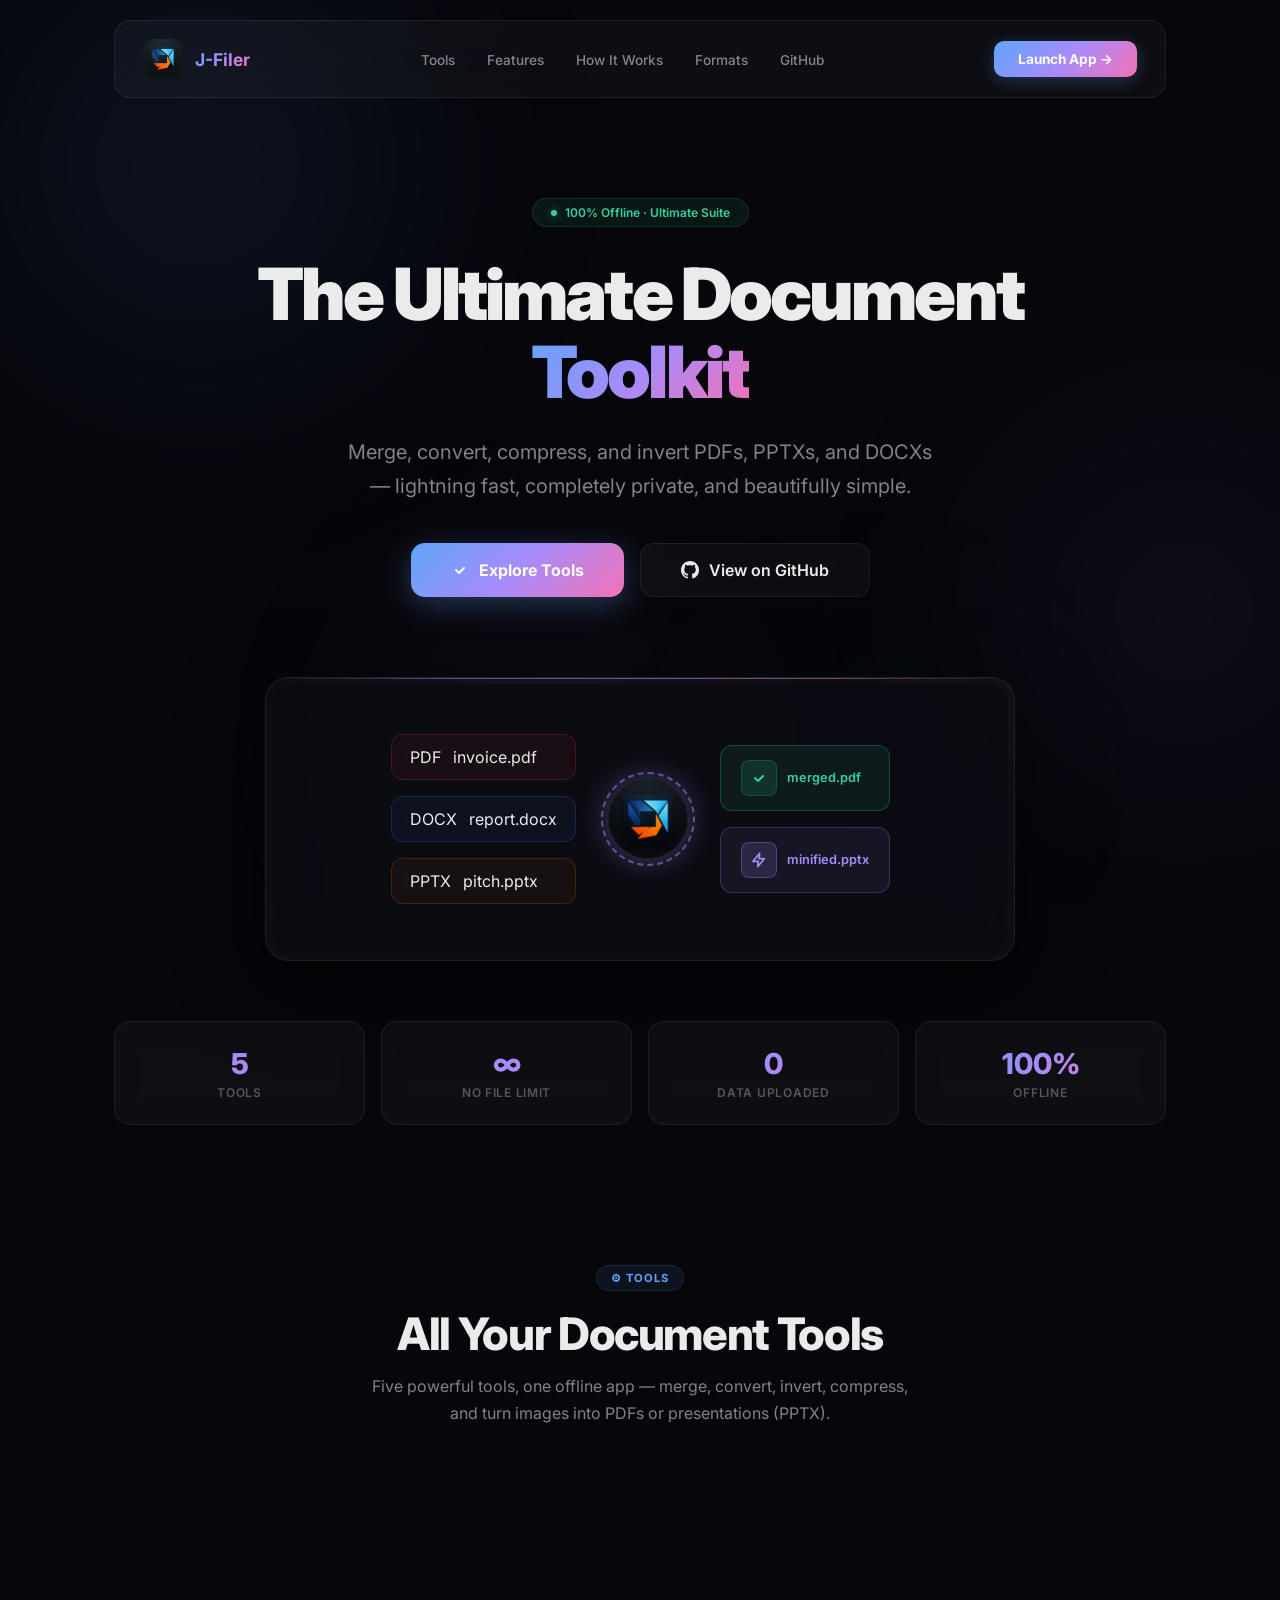
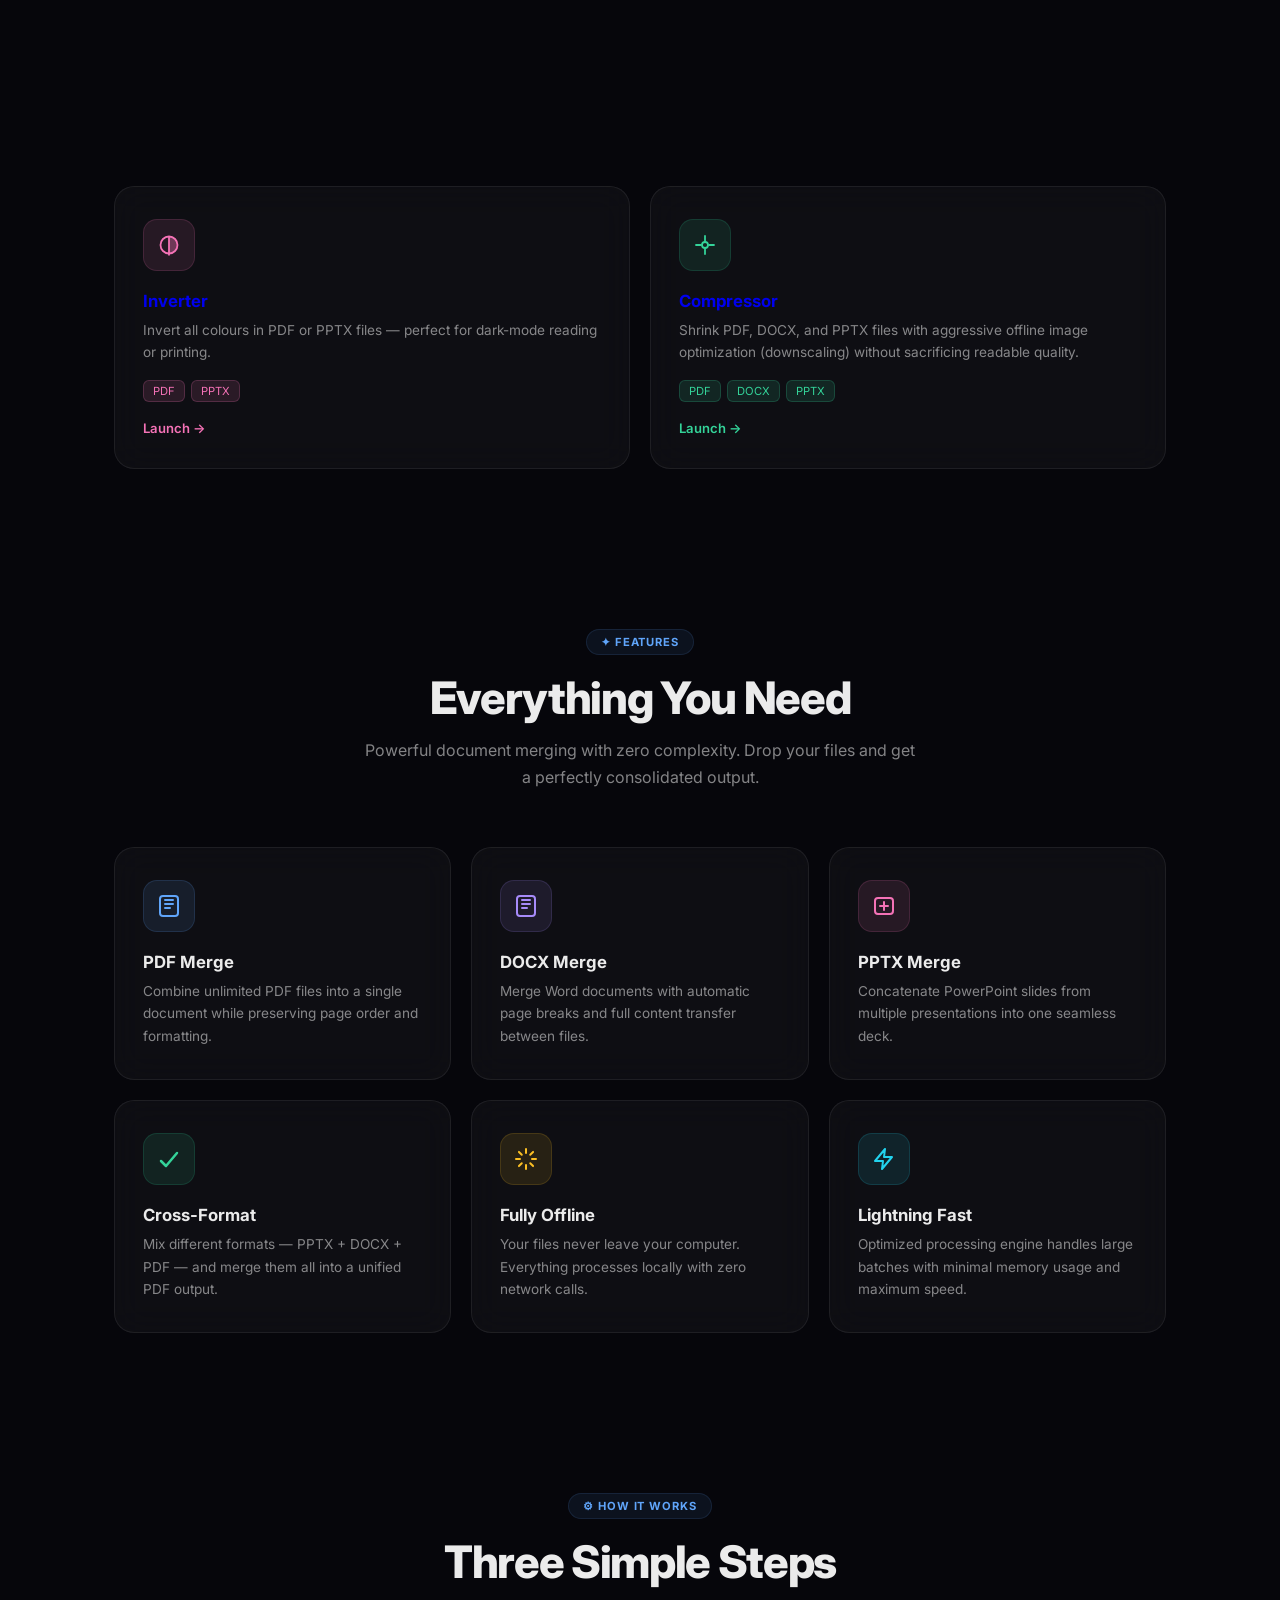
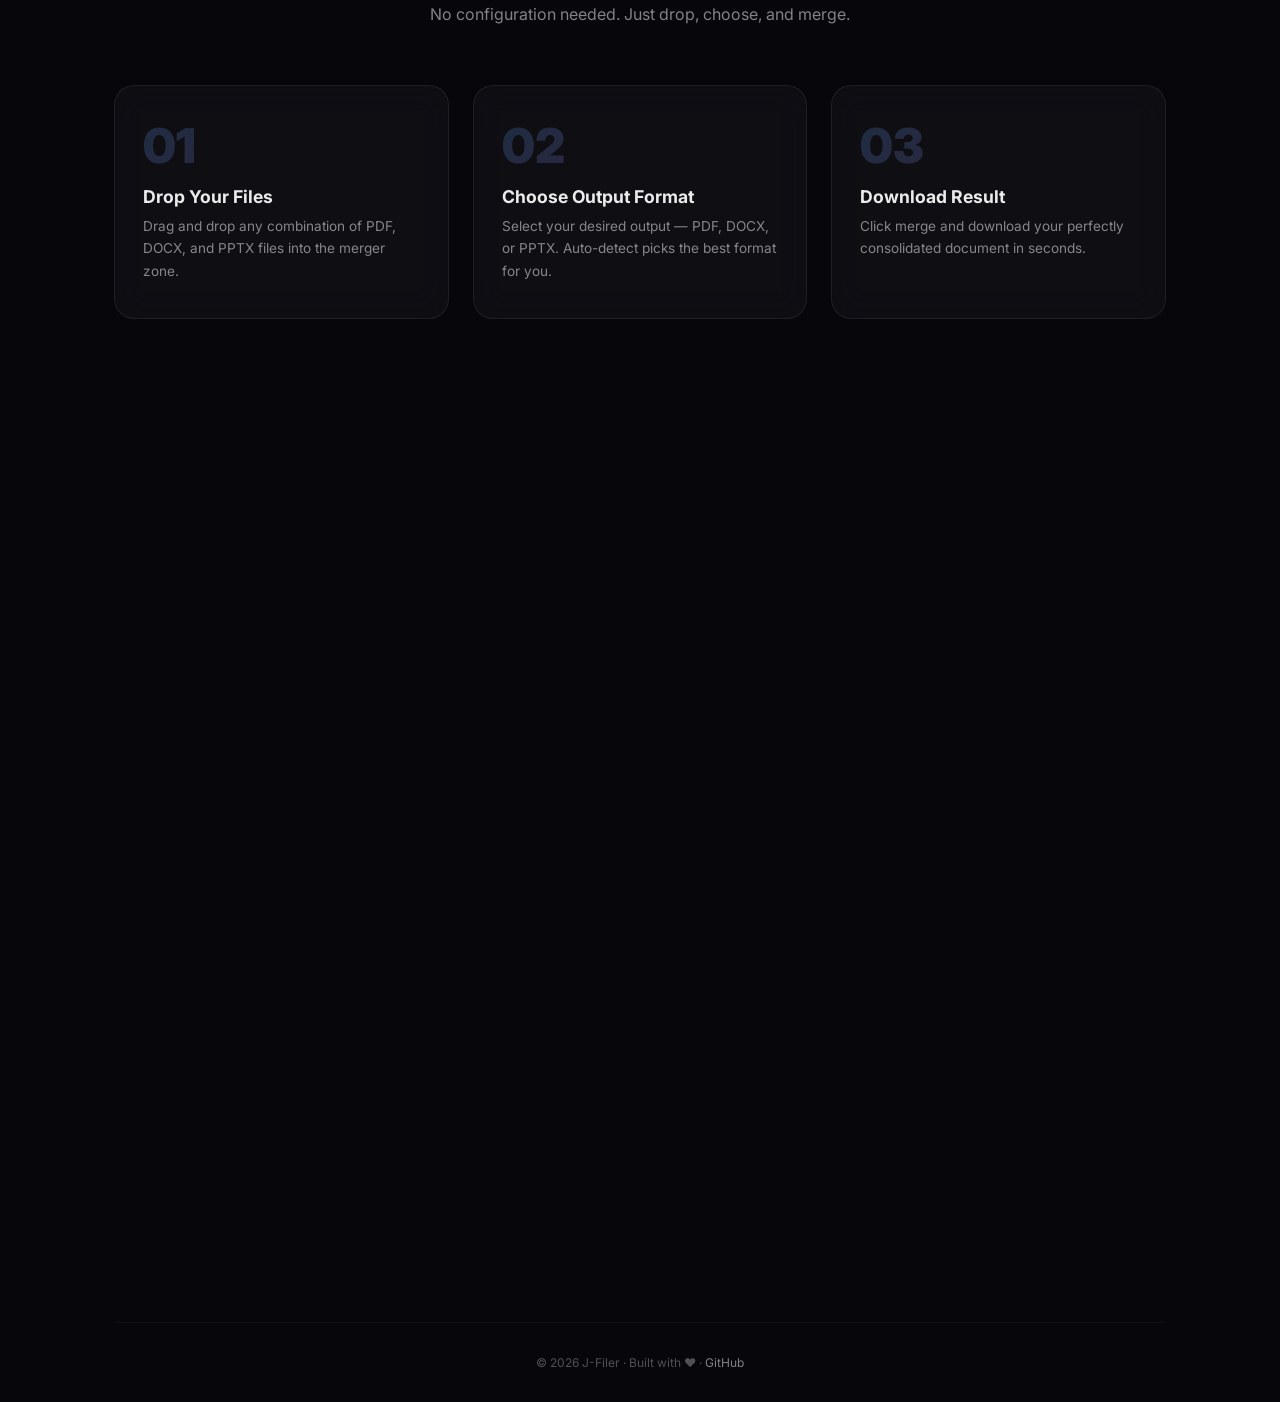
<file: templates/landing.html>
<!DOCTYPE html>
<html lang="en">

<head>
    <meta charset="UTF-8">
    <meta name="viewport" content="width=device-width, initial-scale=1.0">
    <title>J-Filer — Universal Document Merger</title>
    <meta name="description"
        content="Merge PPTX, DOCX, and PDF files into one — offline, fast, and beautiful. The ultimate document consolidation tool.">
    <link rel="preconnect" href="https://fonts.googleapis.com">
    <link rel="preconnect" href="https://fonts.gstatic.com" crossorigin>
    <link href="https://fonts.googleapis.com/css2?family=Inter:wght@300;400;500;600;700;800;900&display=swap"
        rel="stylesheet">
    <style>
        /* ═══ Reset ═══ */
        *,
        *::before,
        *::after {
            margin: 0;
            padding: 0;
            box-sizing: border-box;
        }

        :root {
            --bg: #06060b;
            --glass: rgba(255, 255, 255, 0.035);
            --glass-hover: rgba(255, 255, 255, 0.06);
            --border: rgba(255, 255, 255, 0.07);
            --border-hover: rgba(255, 255, 255, 0.14);
            --text: rgba(255, 255, 255, 0.92);
            --text-dim: rgba(255, 255, 255, 0.5);
            --text-muted: rgba(255, 255, 255, 0.3);
            --blue: #60a5fa;
            --violet: #a78bfa;
            --pink: #f472b6;
            --emerald: #34d399;
            --grad: linear-gradient(135deg, #60a5fa 0%, #a78bfa 50%, #f472b6 100%);
            --grad-emerald: linear-gradient(135deg, #34d399 0%, #60a5fa 100%);
            --radius: 20px;
            --blur: 24px;
            --ease: cubic-bezier(0.4, 0, 0.2, 1);
            --spring: cubic-bezier(0.34, 1.56, 0.64, 1);
        }

        html {
            font-size: 16px;
            scroll-behavior: smooth;
        }

        body {
            font-family: 'Inter', -apple-system, BlinkMacSystemFont, 'Segoe UI', sans-serif;
            background: var(--bg);
            color: var(--text);
            overflow-x: hidden;
            -webkit-font-smoothing: antialiased;
        }

        ::selection {
            background: rgba(167, 139, 250, 0.3);
        }

        /* ═══ Background ═══ */
        .bg-scene {
            position: fixed;
            inset: 0;
            z-index: 0;
            pointer-events: none;
            overflow: hidden;
        }

        .orb {
            position: absolute;
            border-radius: 50%;
            filter: blur(120px);
            opacity: 0.35;
            will-change: transform;
        }

        .orb-1 {
            width: 600px;
            height: 600px;
            background: radial-gradient(circle, rgba(96, 165, 250, 0.4), transparent 70%);
            top: -15%;
            left: -8%;
            animation: oFloat1 22s ease-in-out infinite;
        }

        .orb-2 {
            width: 500px;
            height: 500px;
            background: radial-gradient(circle, rgba(167, 139, 250, 0.35), transparent 70%);
            top: 40%;
            right: -12%;
            animation: oFloat2 28s ease-in-out infinite;
        }

        .orb-3 {
            width: 450px;
            height: 450px;
            background: radial-gradient(circle, rgba(244, 114, 182, 0.25), transparent 70%);
            bottom: -8%;
            left: 25%;
            animation: oFloat3 24s ease-in-out infinite;
        }

        .orb-4 {
            width: 350px;
            height: 350px;
            background: radial-gradient(circle, rgba(52, 211, 153, 0.2), transparent 70%);
            top: 65%;
            left: 55%;
            animation: oFloat4 20s ease-in-out infinite;
        }

        @keyframes oFloat1 {

            0%,
            100% {
                transform: translate(0, 0) scale(1)
            }

            50% {
                transform: translate(80px, 60px) scale(1.15)
            }
        }

        @keyframes oFloat2 {

            0%,
            100% {
                transform: translate(0, 0) scale(1)
            }

            50% {
                transform: translate(-60px, -50px) scale(1.1)
            }
        }

        @keyframes oFloat3 {

            0%,
            100% {
                transform: translate(0, 0) scale(1)
            }

            50% {
                transform: translate(70px, -40px) scale(1.1)
            }
        }

        @keyframes oFloat4 {

            0%,
            100% {
                transform: translate(0, 0) scale(1)
            }

            33% {
                transform: translate(-40px, 60px) scale(1.15)
            }

            66% {
                transform: translate(50px, -30px) scale(0.9)
            }
        }

        /* ═══ Layout ═══ */
        .wrapper {
            position: relative;
            z-index: 1;
            max-width: 1100px;
            margin: 0 auto;
            padding: 0 24px;
        }

        /* ═══ Nav ═══ */
        nav {
            display: flex;
            align-items: center;
            justify-content: space-between;
            padding: 18px 28px;
            margin: 20px 0 0;
            background: var(--glass);
            border: 1px solid var(--border);
            border-radius: 16px;
            backdrop-filter: blur(var(--blur));
            -webkit-backdrop-filter: blur(var(--blur));
            animation: slideDown 0.6s var(--spring);
        }

        .nav-logo {
            display: flex;
            align-items: center;
            gap: 12px;
            text-decoration: none;
        }

        .nav-logo-icon {
            width: 40px;
            height: 40px;
            display: flex;
            align-items: center;
            justify-content: center;
            border-radius: 12px;
            overflow: hidden;
        }

        .nav-brand {
            font-size: 1.1rem;
            font-weight: 700;
            background: var(--grad);
            -webkit-background-clip: text;
            background-clip: text;
            -webkit-text-fill-color: transparent;
        }

        .nav-links {
            display: flex;
            gap: 32px;
            list-style: none;
        }

        .nav-links a {
            text-decoration: none;
            color: var(--text-dim);
            font-size: 0.85rem;
            font-weight: 500;
            transition: color 0.2s;
        }

        .nav-links a:hover {
            color: var(--text);
        }

        .nav-cta {
            padding: 10px 24px;
            border: none;
            border-radius: 10px;
            background: var(--grad);
            color: #fff;
            font-family: inherit;
            font-size: 0.85rem;
            font-weight: 700;
            cursor: pointer;
            text-decoration: none;
            transition: transform 0.3s var(--spring), box-shadow 0.3s;
            box-shadow: 0 4px 16px rgba(96, 165, 250, 0.25);
        }

        .nav-cta:hover {
            transform: translateY(-2px);
            box-shadow: 0 8px 24px rgba(96, 165, 250, 0.4);
        }

        /* ═══ Hero ═══ */
        .hero {
            text-align: center;
            padding: 100px 0 80px;
            animation: fadeUp 0.8s var(--spring) 0.2s backwards;
        }

        .hero-badge {
            display: inline-flex;
            align-items: center;
            gap: 8px;
            padding: 6px 18px;
            border-radius: 20px;
            background: rgba(52, 211, 153, 0.08);
            border: 1px solid rgba(52, 211, 153, 0.15);
            font-size: 0.75rem;
            font-weight: 600;
            color: var(--emerald);
            margin-bottom: 28px;
        }

        .hero-badge-dot {
            width: 6px;
            height: 6px;
            border-radius: 50%;
            background: var(--emerald);
            box-shadow: 0 0 8px rgba(52, 211, 153, 0.5);
            animation: pulse 2s infinite;
        }

        @keyframes pulse {

            0%,
            100% {
                opacity: 1
            }

            50% {
                opacity: 0.4
            }
        }

        .hero h1 {
            font-size: clamp(2.5rem, 6vw, 4.5rem);
            font-weight: 900;
            letter-spacing: -0.04em;
            line-height: 1.08;
            margin-bottom: 24px;
        }

        .hero h1 .grad {
            background: var(--grad);
            -webkit-background-clip: text;
            background-clip: text;
            -webkit-text-fill-color: transparent;
        }

        .hero-sub {
            font-size: clamp(1rem, 2vw, 1.25rem);
            color: var(--text-dim);
            max-width: 600px;
            margin: 0 auto 40px;
            line-height: 1.7;
            font-weight: 400;
        }

        .hero-actions {
            display: flex;
            gap: 16px;
            justify-content: center;
            flex-wrap: wrap;
        }

        .btn-primary {
            padding: 16px 40px;
            border: none;
            border-radius: 14px;
            background: var(--grad);
            color: #fff;
            font-family: inherit;
            font-size: 1rem;
            font-weight: 700;
            cursor: pointer;
            text-decoration: none;
            display: inline-flex;
            align-items: center;
            gap: 10px;
            transition: transform 0.3s var(--spring), box-shadow 0.3s;
            box-shadow: 0 8px 32px rgba(96, 165, 250, 0.3);
        }

        .btn-primary:hover {
            transform: translateY(-3px) scale(1.02);
            box-shadow: 0 12px 40px rgba(96, 165, 250, 0.45);
        }

        .btn-secondary {
            padding: 16px 40px;
            border: 1px solid var(--border);
            border-radius: 14px;
            background: var(--glass);
            color: var(--text);
            font-family: inherit;
            font-size: 1rem;
            font-weight: 600;
            cursor: pointer;
            text-decoration: none;
            display: inline-flex;
            align-items: center;
            gap: 10px;
            backdrop-filter: blur(12px);
            -webkit-backdrop-filter: blur(12px);
            transition: all 0.3s var(--ease);
        }

        .btn-secondary:hover {
            background: var(--glass-hover);
            border-color: var(--border-hover);
            transform: translateY(-2px);
        }

        /* ═══ Hero Visual ═══ */
        .hero-visual {
            margin: 0 auto;
            max-width: 750px;
            background: var(--glass);
            border: 1px solid var(--border);
            border-radius: 24px;
            backdrop-filter: blur(var(--blur));
            padding: 6px;
            box-shadow: 0 24px 80px rgba(0, 0, 0, 0.5);
            position: relative;
            overflow: hidden;
            animation: fadeUp 0.8s var(--spring) 0.5s backwards;
        }

        .hero-visual::before {
            content: '';
            position: absolute;
            top: 0;
            left: 0;
            right: 0;
            height: 1px;
            background: linear-gradient(90deg, transparent, rgba(96, 165, 250, 0.5), rgba(167, 139, 250, 0.6), rgba(244, 114, 182, 0.5), transparent);
        }

        .hero-visual-inner {
            background: rgba(10, 10, 18, 0.8);
            border-radius: 20px;
            padding: 50px 40px;
            display: flex;
            flex-direction: column;
            align-items: center;
        }

        @keyframes pulseEngine {
            0% {
                transform: scale(1);
                box-shadow: 0 0 20px rgba(167, 139, 250, 0.4);
            }

            100% {
                transform: scale(1.05);
                box-shadow: 0 0 45px rgba(244, 114, 182, 0.6);
            }
        }

        @keyframes spinRing {
            100% {
                transform: rotate(360deg);
            }
        }

        .format-float-1 {
            animation: floatAlt 4s ease-in-out infinite;
        }

        .format-float-2 {
            animation: floatAlt 4.5s ease-in-out infinite 0.5s;
        }

        .format-float-3 {
            animation: floatAlt 3.8s ease-in-out infinite 1s;
        }

        .result-pop-1 {
            animation: popResult 5s ease-in-out infinite;
        }

        .result-pop-2 {
            animation: popResult 5s ease-in-out infinite 2.5s;
        }

        @keyframes floatAlt {

            0%,
            100% {
                transform: translateY(0) translateX(0);
            }

            50% {
                transform: translateY(-8px) translateX(4px);
            }
        }

        @keyframes popResult {

            0%,
            100% {
                transform: scale(1) translateY(0);
                opacity: 0.8;
            }

            50% {
                transform: scale(1.03) translateY(-4px);
                opacity: 1;
                box-shadow: 0 8px 24px rgba(52, 211, 153, 0.15);
            }
        }

        .mock-file {
            display: flex;
            align-items: center;
            gap: 12px;
            padding: 12px 18px;
            border-width: 1px;
            border-style: solid;
            border-radius: 12px;
            backdrop-filter: blur(8px);
        }

        .mock-result {
            display: flex;
            align-items: center;
            gap: 10px;
            padding: 14px 20px;
            background: rgba(52, 211, 153, 0.06);
            border: 1px solid rgba(52, 211, 153, 0.15);
            border-radius: 12px;
        }

        .mock-result-icon {
            width: 36px;
            height: 36px;
            border-radius: 8px;
            display: flex;
            align-items: center;
            justify-content: center;
            background: rgba(52, 211, 153, 0.12);
            border: 1px solid rgba(52, 211, 153, 0.2);
        }

        .mock-result-label {
            font-size: 0.8rem;
            font-weight: 600;
            color: var(--emerald);
        }

        /* ═══ Stats ═══ */
        .stats {
            display: grid;
            grid-template-columns: repeat(4, 1fr);
            gap: 16px;
            padding: 60px 0;
            animation: fadeUp 0.8s var(--spring) 0.7s backwards;
        }

        .stat {
            text-align: center;
            padding: 24px 16px;
            background: var(--glass);
            border: 1px solid var(--border);
            border-radius: 16px;
            backdrop-filter: blur(16px);
            transition: all 0.3s var(--ease);
        }

        .stat:hover {
            border-color: var(--border-hover);
            transform: translateY(-4px);
            box-shadow: 0 12px 40px rgba(0, 0, 0, 0.3);
        }

        .stat-value {
            font-size: 1.8rem;
            font-weight: 800;
            background: var(--grad);
            -webkit-background-clip: text;
            background-clip: text;
            -webkit-text-fill-color: transparent;
        }

        .stat-label {
            font-size: 0.75rem;
            color: var(--text-muted);
            margin-top: 4px;
            text-transform: uppercase;
            letter-spacing: 0.06em;
            font-weight: 600;
        }

        /* ═══ Features ═══ */
        .section {
            padding: 80px 0;
        }

        .section-tag {
            display: inline-flex;
            align-items: center;
            gap: 6px;
            padding: 5px 14px;
            border-radius: 16px;
            background: rgba(96, 165, 250, 0.08);
            border: 1px solid rgba(96, 165, 250, 0.12);
            font-size: 0.7rem;
            font-weight: 700;
            color: var(--blue);
            text-transform: uppercase;
            letter-spacing: 0.08em;
            margin-bottom: 16px;
        }

        .section-title {
            font-size: clamp(1.8rem, 4vw, 2.8rem);
            font-weight: 800;
            letter-spacing: -0.03em;
            margin-bottom: 12px;
        }

        .section-sub {
            font-size: 1rem;
            color: var(--text-dim);
            max-width: 550px;
            line-height: 1.7;
        }

        .section-header {
            text-align: center;
            margin-bottom: 56px;
        }

        .section-header .section-sub {
            margin: 0 auto;
        }

        .features-grid {
            display: grid;
            grid-template-columns: repeat(3, 1fr);
            gap: 20px;
        }

        .feature-card {
            padding: 32px 28px;
            background: var(--glass);
            border: 1px solid var(--border);
            border-radius: var(--radius);
            backdrop-filter: blur(16px);
            transition: all 0.4s var(--ease);
            position: relative;
            overflow: hidden;
        }

        .feature-card::before {
            content: '';
            position: absolute;
            top: 0;
            left: 0;
            right: 0;
            height: 1px;
            background: linear-gradient(90deg, transparent, rgba(96, 165, 250, 0.3), rgba(167, 139, 250, 0.4), transparent);
            opacity: 0;
            transition: opacity 0.3s;
        }

        .feature-card:hover::before {
            opacity: 1;
        }

        .feature-card:hover {
            border-color: var(--border-hover);
            transform: translateY(-6px);
            box-shadow: 0 16px 48px rgba(0, 0, 0, 0.35);
        }

        .feature-icon {
            width: 52px;
            height: 52px;
            border-radius: 14px;
            display: flex;
            align-items: center;
            justify-content: center;
            margin-bottom: 20px;
            border: 1px solid;
            font-size: 1.2rem;
        }

        .feature-icon.blue {
            background: rgba(96, 165, 250, 0.1);
            border-color: rgba(96, 165, 250, 0.15);
            color: var(--blue);
        }

        .feature-icon.violet {
            background: rgba(167, 139, 250, 0.1);
            border-color: rgba(167, 139, 250, 0.15);
            color: var(--violet);
        }

        .feature-icon.pink {
            background: rgba(244, 114, 182, 0.1);
            border-color: rgba(244, 114, 182, 0.15);
            color: var(--pink);
        }

        .feature-icon.emerald {
            background: rgba(52, 211, 153, 0.1);
            border-color: rgba(52, 211, 153, 0.15);
            color: var(--emerald);
        }

        .feature-icon.amber {
            background: rgba(251, 191, 36, 0.1);
            border-color: rgba(251, 191, 36, 0.15);
            color: #fbbf24;
        }

        .feature-icon.cyan {
            background: rgba(34, 211, 238, 0.1);
            border-color: rgba(34, 211, 238, 0.15);
            color: #22d3ee;
        }

        .feature-title {
            font-size: 1.05rem;
            font-weight: 700;
            margin-bottom: 8px;
        }

        .feature-desc {
            font-size: 0.85rem;
            color: var(--text-dim);
            line-height: 1.65;
        }

        /* ═══ How It Works ═══ */
        .steps {
            display: grid;
            grid-template-columns: repeat(3, 1fr);
            gap: 24px;
            counter-reset: step;
        }

        .step {
            padding: 36px 28px;
            background: var(--glass);
            border: 1px solid var(--border);
            border-radius: var(--radius);
            backdrop-filter: blur(16px);
            position: relative;
            transition: all 0.4s var(--ease);
        }

        .step:hover {
            border-color: var(--border-hover);
            transform: translateY(-4px);
            box-shadow: 0 16px 48px rgba(0, 0, 0, 0.35);
        }

        .step-num {
            counter-increment: step;
            font-size: 3rem;
            font-weight: 900;
            background: var(--grad);
            -webkit-background-clip: text;
            background-clip: text;
            -webkit-text-fill-color: transparent;
            opacity: 0.2;
            line-height: 1;
            margin-bottom: 16px;
        }

        .step-num::before {
            content: counter(step, decimal-leading-zero);
        }

        .step-title {
            font-size: 1.1rem;
            font-weight: 700;
            margin-bottom: 8px;
        }

        .step-desc {
            font-size: 0.85rem;
            color: var(--text-dim);
            line-height: 1.65;
        }

        /* ═══ Formats ═══ */
        .formats-row {
            display: flex;
            justify-content: center;
            gap: 16px;
            flex-wrap: wrap;
            margin-top: 40px;
        }

        .format-pill {
            display: flex;
            align-items: center;
            gap: 10px;
            padding: 14px 24px;
            background: var(--glass);
            border: 1px solid var(--border);
            border-radius: 14px;
            backdrop-filter: blur(12px);
            transition: all 0.3s var(--ease);
        }

        .format-pill:hover {
            border-color: var(--border-hover);
            transform: translateY(-3px);
        }

        .format-dot {
            width: 10px;
            height: 10px;
            border-radius: 50%;
        }

        .format-dot.pdf {
            background: #f87171;
            box-shadow: 0 0 8px rgba(248, 113, 113, 0.4);
        }

        .format-dot.docx {
            background: #60a5fa;
            box-shadow: 0 0 8px rgba(96, 165, 250, 0.4);
        }

        .format-dot.pptx {
            background: #fb923c;
            box-shadow: 0 0 8px rgba(251, 146, 60, 0.4);
        }

        .format-label {
            font-size: 0.85rem;
            font-weight: 600;
        }

        .format-ext {
            font-size: 0.75rem;
            color: var(--text-muted);
        }

        /* ═══ CTA ═══ */
        .cta-section {
            text-align: center;
            padding: 100px 0 80px;
        }

        .cta-card {
            padding: 64px 48px;
            background: var(--glass);
            border: 1px solid var(--border);
            border-radius: 28px;
            backdrop-filter: blur(var(--blur));
            position: relative;
            overflow: hidden;
        }

        .cta-card::before {
            content: '';
            position: absolute;
            top: 0;
            left: 0;
            right: 0;
            height: 1px;
            background: linear-gradient(90deg, transparent, rgba(96, 165, 250, 0.5), rgba(167, 139, 250, 0.6), rgba(244, 114, 182, 0.5), transparent);
        }

        .cta-card::after {
            content: '';
            position: absolute;
            bottom: 0;
            left: 0;
            right: 0;
            height: 40%;
            background: linear-gradient(0deg, rgba(96, 165, 250, 0.03), transparent);
            pointer-events: none;
        }

        .cta-title {
            font-size: clamp(1.5rem, 3.5vw, 2.5rem);
            font-weight: 800;
            letter-spacing: -0.03em;
            margin-bottom: 16px;
        }

        .cta-sub {
            font-size: 1rem;
            color: var(--text-dim);
            max-width: 480px;
            margin: 0 auto 32px;
            line-height: 1.7;
        }

        .cta-code {
            display: inline-block;
            padding: 14px 28px;
            background: rgba(0, 0, 0, 0.3);
            border: 1px solid var(--border);
            border-radius: 12px;
            margin-top: 20px;
            font-family: 'SF Mono', 'Cascadia Code', monospace;
            font-size: 0.85rem;
            color: var(--blue);
            letter-spacing: 0.02em;
        }

        .cta-code span {
            color: var(--text-muted);
        }

        /* ═══ Footer ═══ */
        footer {
            padding: 32px 0;
            text-align: center;
            border-top: 1px solid rgba(255, 255, 255, 0.04);
        }

        footer p {
            font-size: 0.75rem;
            color: var(--text-muted);
        }

        footer a {
            color: var(--text-dim);
            text-decoration: none;
        }

        footer a:hover {
            color: var(--text);
        }

        /* ═══ Animations ═══ */
        @keyframes slideDown {
            from {
                opacity: 0;
                transform: translateY(-20px)
            }

            to {
                opacity: 1;
                transform: translateY(0)
            }
        }

        @keyframes fadeUp {
            from {
                opacity: 0;
                transform: translateY(24px)
            }

            to {
                opacity: 1;
                transform: translateY(0)
            }
        }

        .reveal {
            opacity: 0;
            transform: translateY(32px);
            transition: opacity 0.7s var(--ease), transform 0.7s var(--spring);
        }

        .reveal.visible {
            opacity: 1;
            transform: translateY(0);
        }

        /* ═══ Responsive ═══ */
        @media (max-width:900px) {

            .features-grid,
            .steps {
                grid-template-columns: 1fr 1fr;
            }

            .stats {
                grid-template-columns: repeat(2, 1fr);
            }
        }

        @media (max-width:600px) {

            .features-grid,
            .steps,
            .stats {
                grid-template-columns: 1fr;
            }

            nav {
                flex-direction: column;
                gap: 16px;
            }

            .nav-links {
                gap: 20px;
            }

            .hero {
                padding: 60px 0 40px;
            }

            .hero-visual-inner {
                flex-direction: column;
            }

            .cta-card {
                padding: 40px 24px;
            }
        }
    </style>
</head>

<body>

    <div class="bg-scene" aria-hidden="true">
        <div class="orb orb-1"></div>
        <div class="orb orb-2"></div>
        <div class="orb orb-3"></div>
        <div class="orb orb-4"></div>
    </div>

    <div class="wrapper">

        <!-- NAV -->
        <nav>
            <a href="#" class="nav-logo">
                <div class="nav-logo-icon">
                    <img src="/static/logo.png" alt="J-Filer" width="42" height="42"
                        style="mix-blend-mode: screen; object-fit: contain;">
                </div>
                <span class="nav-brand">J-Filer</span>
            </a>
            <ul class="nav-links">
                <li><a href="#tools">Tools</a></li>
                <li><a href="#features">Features</a></li>
                <li><a href="#how-it-works">How It Works</a></li>
                <li><a href="#formats">Formats</a></li>
                <li><a href="https://github.com/HackerJbon1337/J-Filer" target="_blank">GitHub</a></li>
            </ul>
            <a href="/app" class="nav-cta">Launch App →</a>
        </nav>

        <!-- HERO -->
        <section class="hero">
            <div class="hero-badge"><span class="hero-badge-dot"></span> 100% Offline · Ultimate Suite</div>
            <h1>The Ultimate Document<br><span class="grad">Toolkit</span></h1>
            <p class="hero-sub">Merge, convert, compress, and invert PDFs, PPTXs, and DOCXs — lightning fast, completely
                private, and beautifully simple.</p>
            <div class="hero-actions">
                <a href="#tools" class="btn-primary">
                    <svg width="18" height="18" viewBox="0 0 18 18" fill="none">
                        <path d="M5 9l3 3 5-5" stroke="#fff" stroke-width="2" stroke-linecap="round"
                            stroke-linejoin="round" />
                    </svg>
                    Explore Tools
                </a>
                <a href="https://github.com/HackerJbon1337/J-Filer" class="btn-secondary" target="_blank">
                    <svg width="18" height="18" viewBox="0 0 24 24" fill="currentColor">
                        <path
                            d="M12 0C5.37 0 0 5.37 0 12c0 5.31 3.435 9.795 8.205 11.385.6.105.825-.255.825-.57 0-.285-.015-1.23-.015-2.235-3.015.555-3.795-.735-4.035-1.41-.135-.345-.72-1.41-1.23-1.695-.42-.225-1.02-.78-.015-.795.945-.015 1.62.87 1.845 1.23 1.08 1.815 2.805 1.305 3.495.99.105-.78.42-1.305.765-1.605-2.67-.3-5.46-1.335-5.46-5.925 0-1.305.465-2.385 1.23-3.225-.12-.3-.54-1.53.12-3.18 0 0 1.005-.315 3.3 1.23.96-.27 1.98-.405 3-.405s2.04.135 3 .405c2.295-1.56 3.3-1.23 3.3-1.23.66 1.65.24 2.88.12 3.18.765.84 1.23 1.905 1.23 3.225 0 4.605-2.805 5.625-5.475 5.925.435.375.81 1.095.81 2.22 0 1.605-.015 2.895-.015 3.3 0 .315.225.69.825.57A12.02 12.02 0 0024 12c0-6.63-5.37-12-12-12z" />
                    </svg>
                    View on GitHub
                </a>
            </div>
        </section>

        <!-- Hero Visual -->
        <div class="hero-visual">
            <div class="hero-visual-inner">

                <div class="toolkit-showcase"
                    style="display:flex; align-items:center; justify-content:center; gap:32px; width:100%; position:relative;">

                    <!-- Left: Input Formats -->
                    <div style="display:flex; flex-direction:column; gap:16px;">
                        <div class="mock-file format-float-1"
                            style="background: rgba(239, 68, 68, 0.05); border-color: rgba(239, 68, 68, 0.2);">
                            <div class="mock-file-icon pdf">PDF</div>
                            <div class="mock-file-name">invoice.pdf</div>
                        </div>
                        <div class="mock-file format-float-2"
                            style="background: rgba(59, 130, 246, 0.05); border-color: rgba(59, 130, 246, 0.2);">
                            <div class="mock-file-icon docx">DOCX</div>
                            <div class="mock-file-name">report.docx</div>
                        </div>
                        <div class="mock-file format-float-3"
                            style="background: rgba(249, 115, 22, 0.05); border-color: rgba(249, 115, 22, 0.2);">
                            <div class="mock-file-icon pptx">PPTX</div>
                            <div class="mock-file-name">pitch.pptx</div>
                        </div>
                    </div>

                    <!-- Center: J-Filer Engine -->
                    <div class="engine-orb"
                        style="position:relative; width:80px; height:80px; display:flex; align-items:center; justify-content:center; border-radius:50%; background:rgba(0,0,0,0.5); border:1px solid rgba(255,255,255,0.1); box-shadow:0 0 30px rgba(167, 139, 250, 0.4); z-index:2; animation: pulseEngine 3s infinite alternate;">
                        <img src="/static/logo.png" alt="Engine"
                            style="width:100%; height:100%; object-fit: cover; border-radius:50%;">
                        <!-- Rotating ring -->
                        <div
                            style="position:absolute; inset:-8px; border-radius:50%; border:2px dashed rgba(167, 139, 250, 0.5); animation: spinRing 8s linear infinite;">
                        </div>
                    </div>

                    <!-- Right: Outputs -->
                    <div style="display:flex; flex-direction:column; gap:16px;">
                        <div class="mock-result result-pop-1"
                            style="background: rgba(52, 211, 153, 0.08); border-color: rgba(52, 211, 153, 0.25);">
                            <div class="mock-result-icon">
                                <svg width="18" height="18" viewBox="0 0 18 18" fill="none">
                                    <path d="M5 9l3 3 5-5" stroke="#34d399" stroke-width="2" stroke-linecap="round"
                                        stroke-linejoin="round" />
                                </svg>
                            </div>
                            <div class="mock-result-label" style="color:#34d399;">merged.pdf</div>
                        </div>

                        <div class="mock-result result-pop-2"
                            style="background: rgba(167, 139, 250, 0.08); border-color: rgba(167, 139, 250, 0.25);">
                            <div class="mock-result-icon"
                                style="background: rgba(167, 139, 250, 0.15); border-color: rgba(167, 139, 250, 0.3);">
                                <svg width="16" height="16" viewBox="0 0 24 24" fill="none">
                                    <path d="M13 2L3 14h8l-1 8 10-12h-8l1-8z" stroke="#a78bfa" stroke-width="2.5"
                                        stroke-linecap="round" stroke-linejoin="round" />
                                </svg>
                            </div>
                            <div class="mock-result-label" style="color:#a78bfa;">minified.pptx</div>
                        </div>
                    </div>

                </div>
            </div>
        </div>

        <!-- Stats -->
        <div class="stats">
            <div class="stat">
                <div class="stat-value">5</div>
                <div class="stat-label">Tools</div>
            </div>
            <div class="stat">
                <div class="stat-value">∞</div>
                <div class="stat-label">No File Limit</div>
            </div>
            <div class="stat">
                <div class="stat-value">0</div>
                <div class="stat-label">Data Uploaded</div>
            </div>
            <div class="stat">
                <div class="stat-value">100%</div>
                <div class="stat-label">Offline</div>
            </div>
        </div>

        <!-- Tools -->
        <section class="section reveal" id="tools">
            <div class="section-header">
                <div class="section-tag">⚙ Tools</div>
                <h2 class="section-title">All Your Document Tools</h2>
                <p class="section-sub">Five powerful tools, one offline app — merge, convert, invert, compress, and turn
                    images into PDFs or presentations (PPTX).</p>
            </div>
            <div class="features-grid" style="grid-template-columns: repeat(2, 1fr);">

                <!-- Merger -->
                <a href="/app" style="text-decoration:none;display:block;" class="feature-card reveal">
                    <div class="feature-icon blue">
                        <svg width="22" height="22" viewBox="0 0 22 22" fill="none">
                            <path d="M3 6h16M3 11h16M3 16h10" stroke="currentColor" stroke-width="1.8"
                                stroke-linecap="round" />
                        </svg>
                    </div>
                    <div class="feature-title">Merger</div>
                    <div class="feature-desc">Combine multiple PDF, DOCX, or PPTX files into a single polished document
                        in one click.</div>
                    <div style="margin-top:16px;display:flex;gap:6px;flex-wrap:wrap;">
                        <span
                            style="font-size:0.7rem;padding:3px 9px;border-radius:6px;background:rgba(96,165,250,0.12);color:#60a5fa;border:1px solid rgba(96,165,250,0.2);">PDF</span>
                        <span
                            style="font-size:0.7rem;padding:3px 9px;border-radius:6px;background:rgba(96,165,250,0.12);color:#60a5fa;border:1px solid rgba(96,165,250,0.2);">DOCX</span>
                        <span
                            style="font-size:0.7rem;padding:3px 9px;border-radius:6px;background:rgba(96,165,250,0.12);color:#60a5fa;border:1px solid rgba(96,165,250,0.2);">PPTX</span>
                    </div>
                    <div style="margin-top:18px;font-size:0.82rem;font-weight:600;color:var(--blue);">Launch →</div>
                </a>

                <!-- Converter -->
                <a href="/converter" style="text-decoration:none;display:block;" class="feature-card reveal">
                    <div class="feature-icon violet">
                        <svg width="22" height="22" viewBox="0 0 22 22" fill="none">
                            <path d="M14 3l4 4-4 4M3 7h15M8 19l-4-4 4-4M19 15H4" stroke="currentColor"
                                stroke-width="1.8" stroke-linecap="round" stroke-linejoin="round" />
                        </svg>
                    </div>
                    <div class="feature-title">Converter</div>
                    <div class="feature-desc">Convert between PDF, DOCX, PPTX — and turn JPG, PNG, WEBP images into PDFs
                        or PPTX files instantly.</div>
                    <div style="margin-top:16px;display:flex;gap:6px;flex-wrap:wrap;">
                        <span
                            style="font-size:0.7rem;padding:3px 9px;border-radius:6px;background:rgba(167,139,250,0.12);color:#a78bfa;border:1px solid rgba(167,139,250,0.2);">PDF</span>
                        <span
                            style="font-size:0.7rem;padding:3px 9px;border-radius:6px;background:rgba(167,139,250,0.12);color:#a78bfa;border:1px solid rgba(167,139,250,0.2);">DOCX</span>
                        <span
                            style="font-size:0.7rem;padding:3px 9px;border-radius:6px;background:rgba(251,146,60,0.12);color:#fb923c;border:1px solid rgba(251,146,60,0.2);">IMG→PDF/PPTX</span>
                    </div>
                    <div style="margin-top:18px;font-size:0.82rem;font-weight:600;color:var(--violet);">Launch →</div>
                </a>

                <!-- Inverter -->
                <a href="/inverter" style="text-decoration:none;display:block;" class="feature-card reveal">
                    <div class="feature-icon pink">
                        <svg width="22" height="22" viewBox="0 0 22 22" fill="none">
                            <circle cx="11" cy="11" r="8.5" stroke="currentColor" stroke-width="1.8" />
                            <path d="M11 2.5v19" stroke="currentColor" stroke-width="1.8" />
                            <path d="M11 2.5A8.5 8.5 0 0 1 11 19.5" fill="currentColor" opacity="0.35" />
                        </svg>
                    </div>
                    <div class="feature-title">Inverter</div>
                    <div class="feature-desc">Invert all colours in PDF or PPTX files — perfect for dark-mode reading or
                        printing.</div>
                    <div style="margin-top:16px;display:flex;gap:6px;flex-wrap:wrap;">
                        <span
                            style="font-size:0.7rem;padding:3px 9px;border-radius:6px;background:rgba(244,114,182,0.12);color:#f472b6;border:1px solid rgba(244,114,182,0.2);">PDF</span>
                        <span
                            style="font-size:0.7rem;padding:3px 9px;border-radius:6px;background:rgba(244,114,182,0.12);color:#f472b6;border:1px solid rgba(244,114,182,0.2);">PPTX</span>
                    </div>
                    <div style="margin-top:18px;font-size:0.82rem;font-weight:600;color:var(--pink);">Launch →</div>
                </a>

                <!-- Compressor -->
                <a href="/compressor" style="text-decoration:none;display:block;" class="feature-card reveal">
                    <div class="feature-icon emerald">
                        <svg width="22" height="22" viewBox="0 0 22 22" fill="none">
                            <path d="M11 2v5M11 15v5M2 11h5M15 11h5" stroke="currentColor" stroke-width="1.8"
                                stroke-linecap="round" />
                            <circle cx="11" cy="11" r="3" stroke="currentColor" stroke-width="1.8" />
                        </svg>
                    </div>
                    <div class="feature-title">Compressor</div>
                    <div class="feature-desc">Shrink PDF, DOCX, and PPTX files with aggressive offline image
                        optimization (downscaling) without sacrificing readable quality.</div>
                    <div style="margin-top:16px;display:flex;gap:6px;flex-wrap:wrap;">
                        <span
                            style="font-size:0.7rem;padding:3px 9px;border-radius:6px;background:rgba(52,211,153,0.12);color:#34d399;border:1px solid rgba(52,211,153,0.2);">PDF</span>
                        <span
                            style="font-size:0.7rem;padding:3px 9px;border-radius:6px;background:rgba(52,211,153,0.12);color:#34d399;border:1px solid rgba(52,211,153,0.2);">DOCX</span>
                        <span
                            style="font-size:0.7rem;padding:3px 9px;border-radius:6px;background:rgba(52,211,153,0.12);color:#34d399;border:1px solid rgba(52,211,153,0.2);">PPTX</span>
                    </div>
                    <div style="margin-top:18px;font-size:0.82rem;font-weight:600;color:var(--emerald);">Launch →</div>
                </a>

            </div>
        </section>

        <!-- Features -->
        <section class="section reveal" id="features">
            <div class="section-header">
                <div class="section-tag">✦ Features</div>
                <h2 class="section-title">Everything You Need</h2>
                <p class="section-sub">Powerful document merging with zero complexity. Drop your files and get a
                    perfectly consolidated output.</p>
            </div>
            <div class="features-grid">
                <div class="feature-card">
                    <div class="feature-icon blue">
                        <svg width="24" height="24" viewBox="0 0 24 24" fill="none">
                            <path d="M8 6h8M8 10h8M8 14h5" stroke="currentColor" stroke-width="2"
                                stroke-linecap="round" />
                            <rect x="3" y="2" width="18" height="20" rx="3" stroke="currentColor" stroke-width="2" />
                        </svg>
                    </div>
                    <div class="feature-title">PDF Merge</div>
                    <div class="feature-desc">Combine unlimited PDF files into a single document while preserving page
                        order and formatting.</div>
                </div>
                <div class="feature-card">
                    <div class="feature-icon violet">
                        <svg width="24" height="24" viewBox="0 0 24 24" fill="none">
                            <path d="M8 6h8M8 10h8M8 14h5" stroke="currentColor" stroke-width="2"
                                stroke-linecap="round" />
                            <rect x="3" y="2" width="18" height="20" rx="3" stroke="currentColor" stroke-width="2" />
                        </svg>
                    </div>
                    <div class="feature-title">DOCX Merge</div>
                    <div class="feature-desc">Merge Word documents with automatic page breaks and full content transfer
                        between files.</div>
                </div>
                <div class="feature-card">
                    <div class="feature-icon pink">
                        <svg width="24" height="24" viewBox="0 0 24 24" fill="none">
                            <rect x="3" y="4" width="18" height="16" rx="3" stroke="currentColor" stroke-width="2" />
                            <path d="M8 12h8M12 8v8" stroke="currentColor" stroke-width="2" stroke-linecap="round" />
                        </svg>
                    </div>
                    <div class="feature-title">PPTX Merge</div>
                    <div class="feature-desc">Concatenate PowerPoint slides from multiple presentations into one
                        seamless deck.</div>
                </div>
                <div class="feature-card">
                    <div class="feature-icon emerald">
                        <svg width="24" height="24" viewBox="0 0 24 24" fill="none">
                            <path d="M4 14l5 5L20 6" stroke="currentColor" stroke-width="2.5" stroke-linecap="round"
                                stroke-linejoin="round" />
                        </svg>
                    </div>
                    <div class="feature-title">Cross-Format</div>
                    <div class="feature-desc">Mix different formats — PPTX + DOCX + PDF — and merge them all into a
                        unified PDF output.</div>
                </div>
                <div class="feature-card">
                    <div class="feature-icon amber">
                        <svg width="24" height="24" viewBox="0 0 24 24" fill="none">
                            <path
                                d="M12 2v4M12 18v4M4.93 4.93l2.83 2.83M16.24 16.24l2.83 2.83M2 12h4M18 12h4M4.93 19.07l2.83-2.83M16.24 7.76l2.83-2.83"
                                stroke="currentColor" stroke-width="2" stroke-linecap="round" />
                        </svg>
                    </div>
                    <div class="feature-title">Fully Offline</div>
                    <div class="feature-desc">Your files never leave your computer. Everything processes locally with
                        zero network calls.</div>
                </div>
                <div class="feature-card">
                    <div class="feature-icon cyan">
                        <svg width="24" height="24" viewBox="0 0 24 24" fill="none">
                            <path d="M13 2L3 14h8l-1 8 10-12h-8l1-8z" stroke="currentColor" stroke-width="2"
                                stroke-linecap="round" stroke-linejoin="round" />
                        </svg>
                    </div>
                    <div class="feature-title">Lightning Fast</div>
                    <div class="feature-desc">Optimized processing engine handles large batches with minimal memory
                        usage and maximum speed.</div>
                </div>
            </div>
        </section>

        <!-- How It Works -->
        <section class="section reveal" id="how-it-works">
            <div class="section-header">
                <div class="section-tag">⚙ How It Works</div>
                <h2 class="section-title">Three Simple Steps</h2>
                <p class="section-sub">No configuration needed. Just drop, choose, and merge.</p>
            </div>
            <div class="steps">
                <div class="step">
                    <div class="step-num"></div>
                    <div class="step-title">Drop Your Files</div>
                    <div class="step-desc">Drag and drop any combination of PDF, DOCX, and PPTX files into the merger
                        zone.</div>
                </div>
                <div class="step">
                    <div class="step-num"></div>
                    <div class="step-title">Choose Output Format</div>
                    <div class="step-desc">Select your desired output — PDF, DOCX, or PPTX. Auto-detect picks the best
                        format for you.</div>
                </div>
                <div class="step">
                    <div class="step-num"></div>
                    <div class="step-title">Download Result</div>
                    <div class="step-desc">Click merge and download your perfectly consolidated document in seconds.
                    </div>
                </div>
            </div>
        </section>

        <!-- Supported Formats -->
        <section class="section reveal" id="formats">
            <div class="section-header">
                <div class="section-tag">📄 Formats</div>
                <h2 class="section-title">Works With Your Files</h2>
                <p class="section-sub">Native support for the three most-used document formats in the world.</p>
            </div>
            <div class="formats-row">
                <div class="format-pill">
                    <div class="format-dot pdf"></div>
                    <div>
                        <div class="format-label">PDF</div>
                        <div class="format-ext">.pdf</div>
                    </div>
                </div>
                <div class="format-pill">
                    <div class="format-dot docx"></div>
                    <div>
                        <div class="format-label">Word</div>
                        <div class="format-ext">.docx / .doc</div>
                    </div>
                </div>
                <div class="format-pill">
                    <div class="format-dot pptx"></div>
                    <div>
                        <div class="format-label">PowerPoint</div>
                        <div class="format-ext">.pptx / .ppt</div>
                    </div>
                </div>
            </div>
        </section>

        <!-- CTA -->
        <section class="cta-section reveal">
            <div class="cta-card">
                <h2 class="cta-title">Ready to Transform Your Documents?</h2>
                <p class="cta-sub">Merge, convert, compress, and invert documents gracefully. No installation required
                    for the standalone executable.</p>

                <div style="display: flex; gap: 16px; justify-content: center; flex-wrap: wrap; margin-top: 24px;">
                    <a href="/app" class="btn-primary" style="font-size:1rem; padding: 14px 28px;">
                        Launch Merger →
                    </a>
                    <a href="/converter" class="btn-secondary"
                        style="font-size:1rem; padding: 14px 28px; background: rgba(167, 139, 250, 0.1); border-color: rgba(167, 139, 250, 0.2); color: var(--violet);">
                        Open Converter
                    </a>
                    <a href="/compressor" class="btn-secondary"
                        style="font-size:1rem; padding: 14px 28px; background: rgba(52, 211, 153, 0.1); border-color: rgba(52, 211, 153, 0.2); color: var(--emerald);">
                        Compressor
                    </a>
                </div>
            </div>
        </section>

        <!-- Footer -->
        <footer>
            <p>© 2026 J-Filer · Built with ♥ · <a href="https://github.com/HackerJbon1337/J-Filer"
                    target="_blank">GitHub</a></p>
        </footer>

    </div>

    <script>
        // Scroll reveal animation
        const reveals = document.querySelectorAll('.reveal');
        const observer = new IntersectionObserver((entries) => {
            entries.forEach(e => { if (e.isIntersecting) { e.target.classList.add('visible'); observer.unobserve(e.target); } });
        }, { threshold: 0.12 });
        reveals.forEach(el => observer.observe(el));

        // Smooth scroll for nav links
        document.querySelectorAll('a[href^="#"]').forEach(a => {
            a.addEventListener('click', e => {
                e.preventDefault();
                document.querySelector(a.getAttribute('href'))?.scrollIntoView({ behavior: 'smooth' });
            });
        });

        // 3D Vanilla Tilt Effect for Feature Cards
        const cards = document.querySelectorAll('.feature-card');
        cards.forEach(card => {
            card.addEventListener('mousemove', e => {
                const rect = card.getBoundingClientRect();
                const x = e.clientX - rect.left; // x position within the element
                const y = e.clientY - rect.top;  // y position within the element

                const centerX = rect.width / 2;
                const centerY = rect.height / 2;

                const rotateX = ((y - centerY) / centerY) * -10; // Max tilt 10deg
                const rotateY = ((x - centerX) / centerX) * 10;

                card.style.transform = `perspective(1000px) rotateX(${rotateX}deg) rotateY(${rotateY}deg) translateY(-6px) scale3d(1.02, 1.02, 1.02)`;

                // Add a dynamic glare effect
                card.style.setProperty('--x', `${x}px`);
                card.style.setProperty('--y', `${y}px`);
            });

            card.addEventListener('mouseleave', () => {
                card.style.transform = `perspective(1000px) rotateX(0deg) rotateY(0deg) translateY(0) scale3d(1, 1, 1)`;
                card.style.setProperty('--x', `-100%`);
                card.style.setProperty('--y', `-100%`);
            });
        });
    </script>

</body>

</html>
</file>
